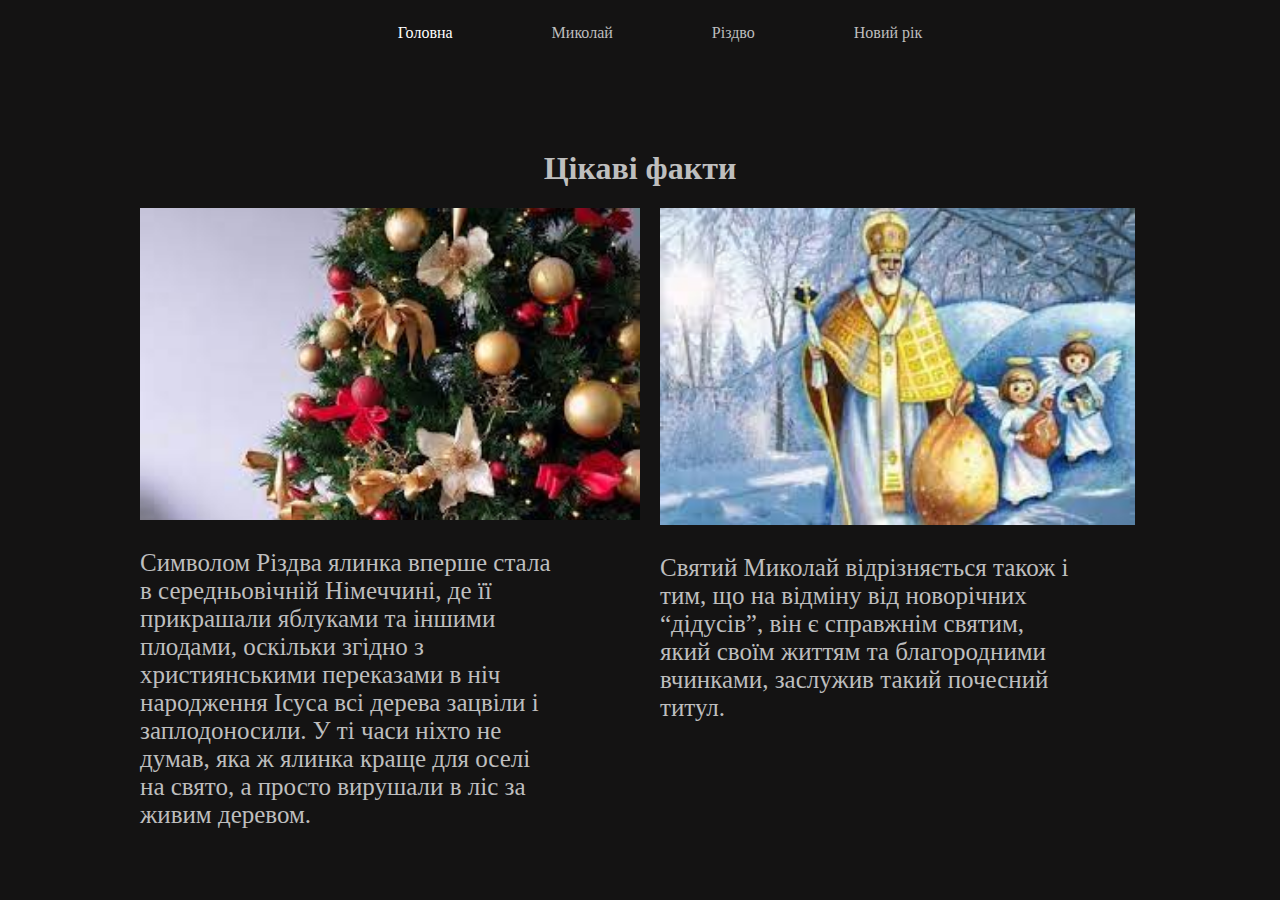
<file: index.html>
<!DOCTYPE html>
<html lang="en">
<head>
    <meta charset="UTF-8">
    <meta name="viewport" content="width=device-width, initial-scale=1.0">
    <title>Головна</title>
    <link rel="stylesheet" href="./index.css">
</head>
<body>
<header>
    
    <nav>
        <ul class="nav">
            <li><a href=""><span>Головна</span></a></li>
            <li><a href="mikolay.html">Миколай</a></li>
            <li><a href="christmas.html">Різдво</a></li>
            <li><a href="new-year.html">Новий рік</a></li>
        </ul>
    </nav>
</header>
<main>
    <h1>Цікаві факти</h1>
    <ul class="main">
        <li>
            <img width="500" src="./jalinka.jpg" alt="">
            <p>Символом Різдва ялинка вперше стала в середньовічній Німеччині, де її прикрашали яблуками та іншими плодами, оскільки згідно з християнськими переказами в ніч народження Ісуса всі дерева зацвіли і заплодоносили. У ті часи ніхто не думав, яка ж ялинка краще для оселі на свято, а просто вирушали в ліс за живим деревом.</p>
        </li>
        <li>
            <img width="475" src="./mikolay.jpg" alt="">
            <p> Святий Миколай відрізняється також і тим, що на відміну від новорічних “дідусів”, він є справжнім святим, який своїм життям та благородними вчинками, заслужив такий почесний титул.</p>
        </li>
        <li>
    </ul>
</main>
</body>
</html>
</file>
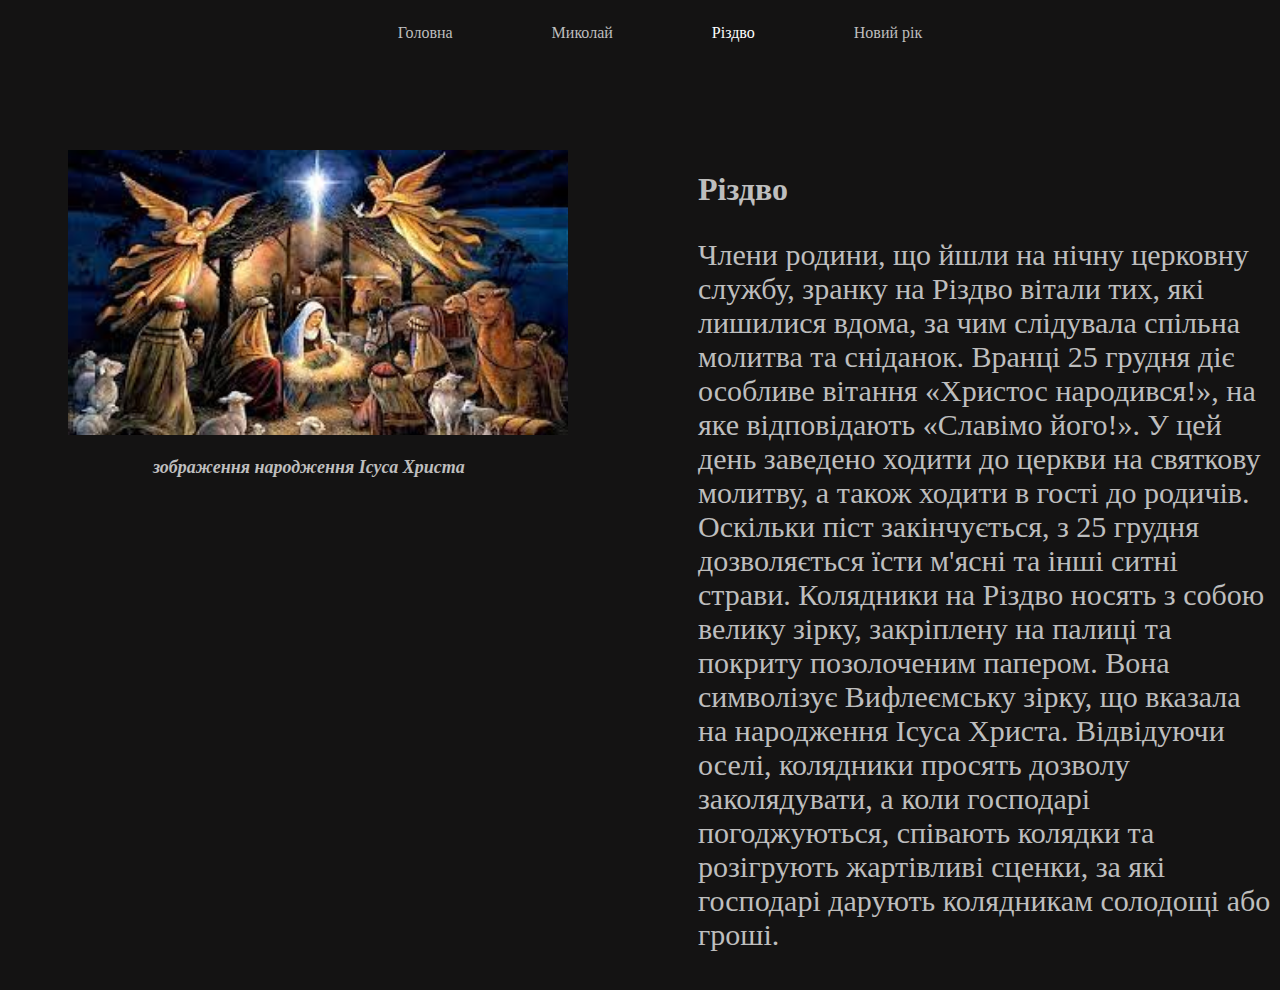
<file: christmas.html>
<!DOCTYPE html>
<html lang="en">
<head>
    <meta charset="UTF-8">
    <meta name="viewport" content="width=device-width, initial-scale=1.0">
    <link rel="stylesheet" href="mikolay.css">
    <title>Різдво</title>
</head>
<body>
    <header>
        <nav>
            <ul class="nav">
                <li><a href="index.html">Головна</a></li>
                <li><a href="mikolay.html">Миколай</a></li>
                <li><a href="christmas.html"><span>Різдво</span></a></li>
                <li><a href="new-year.html">Новий рік</a></li>
            </ul>
        </nav>
    </header>
    <main>

        <div class="mikolay-box">
        <div class="img">
        <img width="500" src="./rizdvo.jpg" alt="">
        <p class="miko"><i><b>зображення народження Ісуса Христа</b></i></p>
    </div>
    <div>
    <h1>Різдво</h1>
        <p class="text">Члени родини, що йшли на нічну церковну службу, зранку на Різдво вітали тих, які лишилися вдома, за чим слідувала спільна молитва та сніданок.

            Вранці 25 грудня діє особливе вітання «Христос народився!», на яке відповідають «Славімо його!». У цей день заведено ходити до церкви на святкову молитву, а також ходити в гості до родичів. Оскільки піст закінчується, з 25 грудня дозволяється їсти м'ясні та інші ситні страви.
            
            Колядники на Різдво носять з собою велику зірку, закріплену на палиці та покриту позолоченим папером. Вона символізує Вифлеємську зірку, що вказала на народження Ісуса Христа. Відвідуючи оселі, колядники просять дозволу заколядувати, а коли господарі погоджуються, співають колядки та розігрують жартівливі сценки, за які господарі дарують колядникам солодощі або гроші.</p>
</div>
    </div>
    </main>
</body>
</html>
</file>
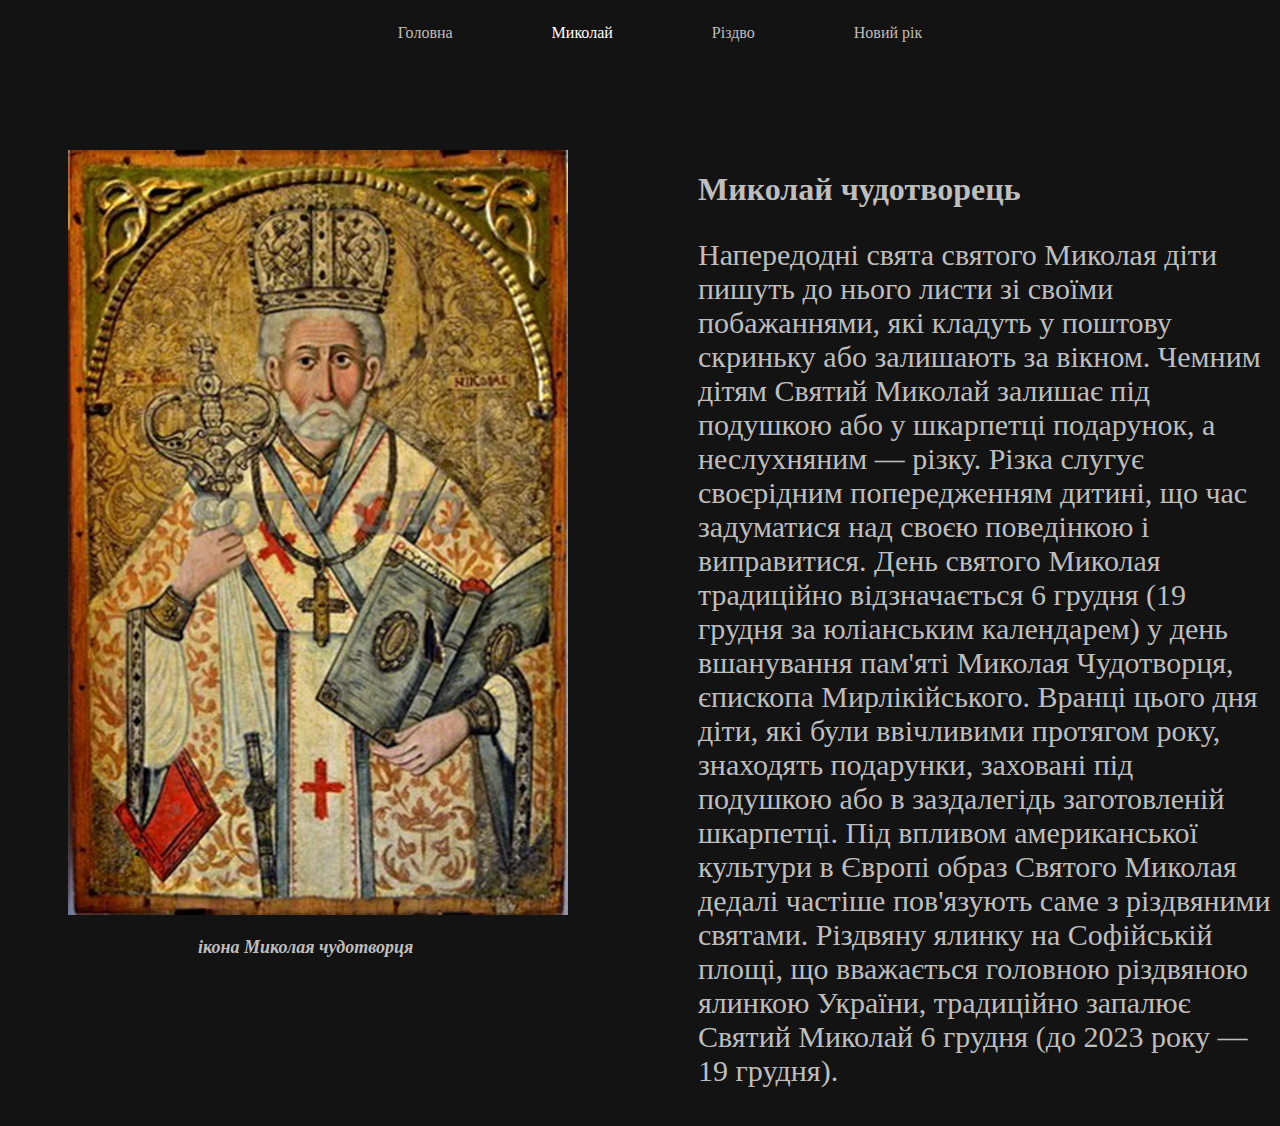
<file: mikolay.html>
<!DOCTYPE html>
<html lang="en">
<head>
    <meta charset="UTF-8">
    <meta name="viewport" content="width=device-width, initial-scale=1.0">
    <link rel="stylesheet" href="mikolay.css">
    <title>Миколай</title>
</head>
<body>
    <header>
        <nav>
            <ul class="nav">
                <li><a href="index.html">Головна</a></li>
                <li><a href="mikolay.html"><span>Миколай</span></a></li>
                <li><a href="christmas.html">Різдво</a></li>
                <li><a href="new-year.html">Новий рік</a></li>
            </ul>
        </nav>
    </header>
    <main>

        <div class="mikolay-box">
        <div class="img">
        <img width="500" src="mikolay.webp" alt="">
        <p class="mik"><i><b>ікона Миколая чудотворця</b></i></p>
    </div>
    <div>
    <h1>Миколай чудотворець</h1>
        <p class="text">Напередодні свята святого Миколая діти пишуть до нього листи зі своїми побажаннями, які кладуть у поштову скриньку або залишають за вікном. Чемним дітям Святий Миколай залишає під подушкою або у шкарпетці подарунок, а неслухняним — різку. Різка слугує своєрідним попередженням дитині, що час задуматися над своєю поведінкою і виправитися.
День святого Миколая традиційно відзначається 6 грудня (19 грудня за юліанським календарем) у день вшанування пам'яті Миколая Чудотворця, єпископа Мирлікійського. Вранці цього дня діти, які були ввічливими протягом року, знаходять подарунки, заховані під подушкою або в заздалегідь заготовленій шкарпетці.
Під впливом американської культури в Європі образ Святого Миколая дедалі частіше пов'язують саме з різдвяними святами. Різдвяну ялинку на Софійській площі, що вважається головною різдвяною ялинкою України, традиційно запалює Святий Миколай 6 грудня (до 2023 року — 19 грудня).</p>
</div>
    </div>
    </main>
</body>
</html>
</file>
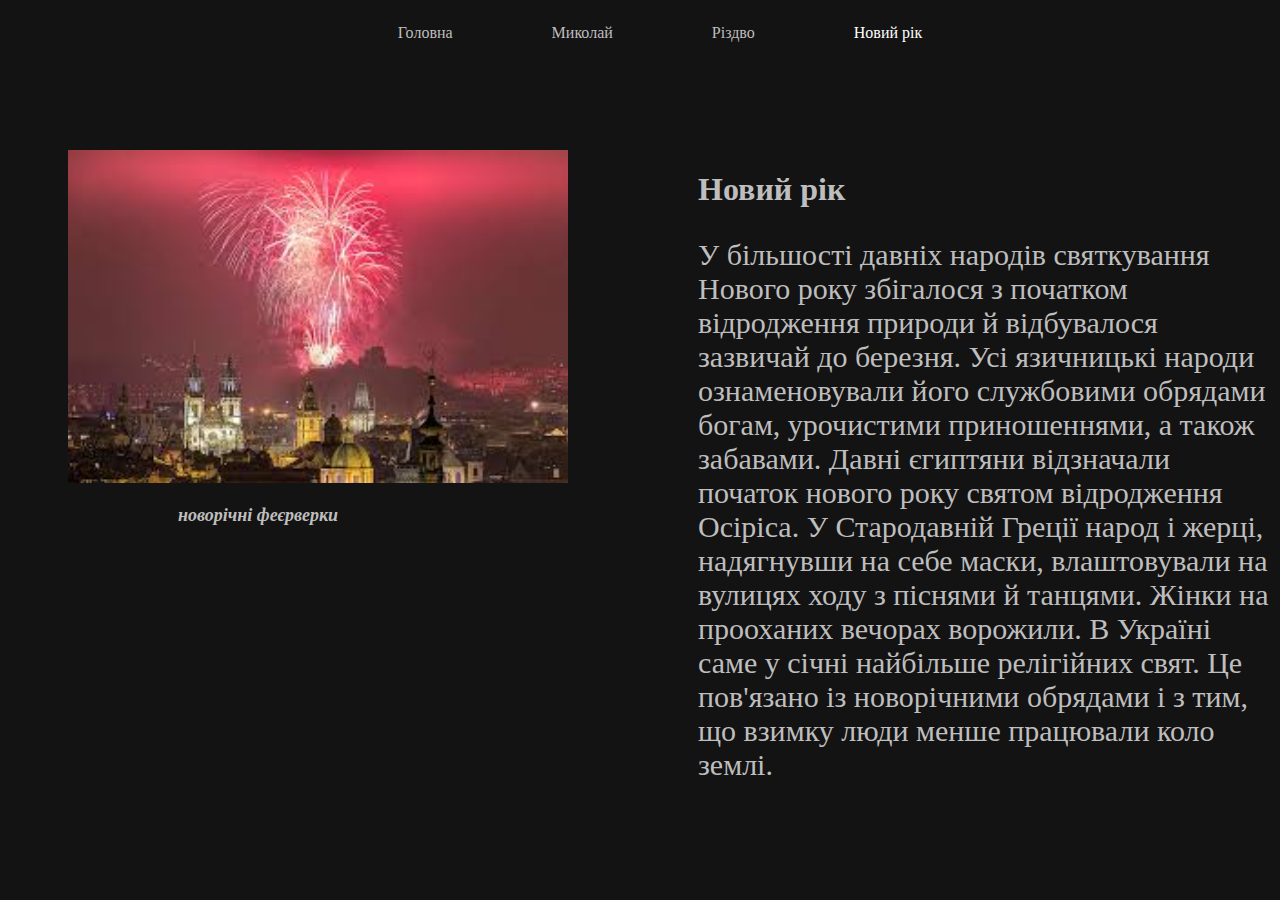
<file: new-year.html>
<!DOCTYPE html>
<html lang="en">
<head>
    <meta charset="UTF-8">
    <meta name="viewport" content="width=device-width, initial-scale=1.0">
    <link rel="stylesheet" href="new-year.css">
    <title>Новий рік</title>
</head>
<body>
    <header>
        <nav>
            <ul class="nav">
                <li><a href="index.html">Головна</a></li>
                <li><a href="mikolay.html">Миколай</a></li>
                <li><a href="christmas.html">Різдво</a></li>
                <li><a href=""><span>Новий рік</span></a></li>
            </ul>
        </nav>
    </header>
    <main>

        <div class="mikolay-box">
        <div class="img">
        <img width="500" src="./feerverki.jpg" alt="">
        <p class="mik"><i><b>новорічні феєрверки</b></i></p>
    </div>
    <div>
    <h1>Новий рік</h1>
        <p class="text">У більшості давніх народів святкування Нового року збігалося з початком відродження природи й відбувалося зазвичай до березня. Усі язичницькі народи ознаменовували його службовими обрядами богам, урочистими приношеннями, а також забавами. Давні єгиптяни відзначали початок нового року святом відродження Осіріса. У Стародавній Греції народ і жерці, надягнувши на себе маски, влаштовували на вулицях ходу з піснями й танцями. Жінки на прооханих вечорах ворожили.
            В Україні саме у січні найбільше релігійних свят. Це пов'язано із новорічними обрядами і з тим, що взимку люди менше працювали коло землі.</p>
</div>
    </div>
    </main>
</body>
</html>
</file>
<file: index.css>
header{
    display: flex;
    justify-content: center;
margin-bottom: 92px;
}
.nav{
display: flex;
gap: 99px;
}
a{
    text-decoration: none;
    color: #bebebe;
}
ul{
    list-style: none;
}
span{
    color: #ffffff;
}
.main{
    display: flex;
    flex-wrap: wrap;
max-width: 1200px;
margin:  0 auto;
gap: 100px;
justify-content: center;
}
.main li{
    max-width: 420px;
}
h3{
    color: #B4AD9E;
    font-size: 14px;
}
p{
    color: #bebebe;
    font-size: 14px;
}
.title{
    font-size: 30px;
}
body{
    background-color: #141313;
}
p{
    font-size: 25px;
}
h1, h2{
    color: #bebebe;
    text-align: center;
}
</file>
<file: mikolay.css>
header{
    display: flex;
    justify-content: center;
margin-bottom: 92px;
}
.nav{
display: flex;
gap: 99px;
}
a{
    text-decoration: none;
    color: #bebebe;
}
ul{
    list-style: none;
}
span{
    color: #ffffff;
}
.main{
    display: flex;
    flex-wrap: wrap;
max-width: 906px;
margin:  0 auto;
gap: 65px;
}
.main li{
    max-width: 420px;
}
h3{
    color: #B4AD9E;
    font-size: 14px;
}
p{
    color: #bebebe;

font-size: 18px;
}
.title{
    font-size: 30px;
}
body{
    background-color: #141313;
}
h1, h2{
    color: #bebebe;
}
h2{
    display: flex;
}
.mikolay-box{
    display: flex;
    gap: 130px;
}
.text{
    font-size: 30px;
}
img{
    margin-left: 60px;
}
.mik{
    margin-left: 190px;
}
.miko{
    margin-left: 145px;
}
</file>
<file: new-year.css>
header{
    display: flex;
    justify-content: center;
margin-bottom: 92px;
}
.nav{
display: flex;
gap: 99px;
}
a{
    text-decoration: none;
    color: #bebebe;
}
ul{
    list-style: none;
}
span{
    color: #ffffff;
}
.main{
    display: flex;
    flex-wrap: wrap;
max-width: 906px;
margin:  0 auto;
gap: 65px;
}
.main li{
    max-width: 420px;
}
h3{
    color: #B4AD9E;
    font-size: 14px;
}
p{
    color: #bebebe;

font-size: 18px;
}
.title{
    font-size: 30px;
}
body{
    background-color: #141313;
}
h1, h2{
    color: #bebebe;
}
h2{
    display: flex;
}
.mikolay-box{
    display: flex;
    gap: 130px;
}
.text{
    font-size: 30px;
}
img{
    margin-left: 60px;
}
.mik{
    margin-left: 170px;
}
</file>
